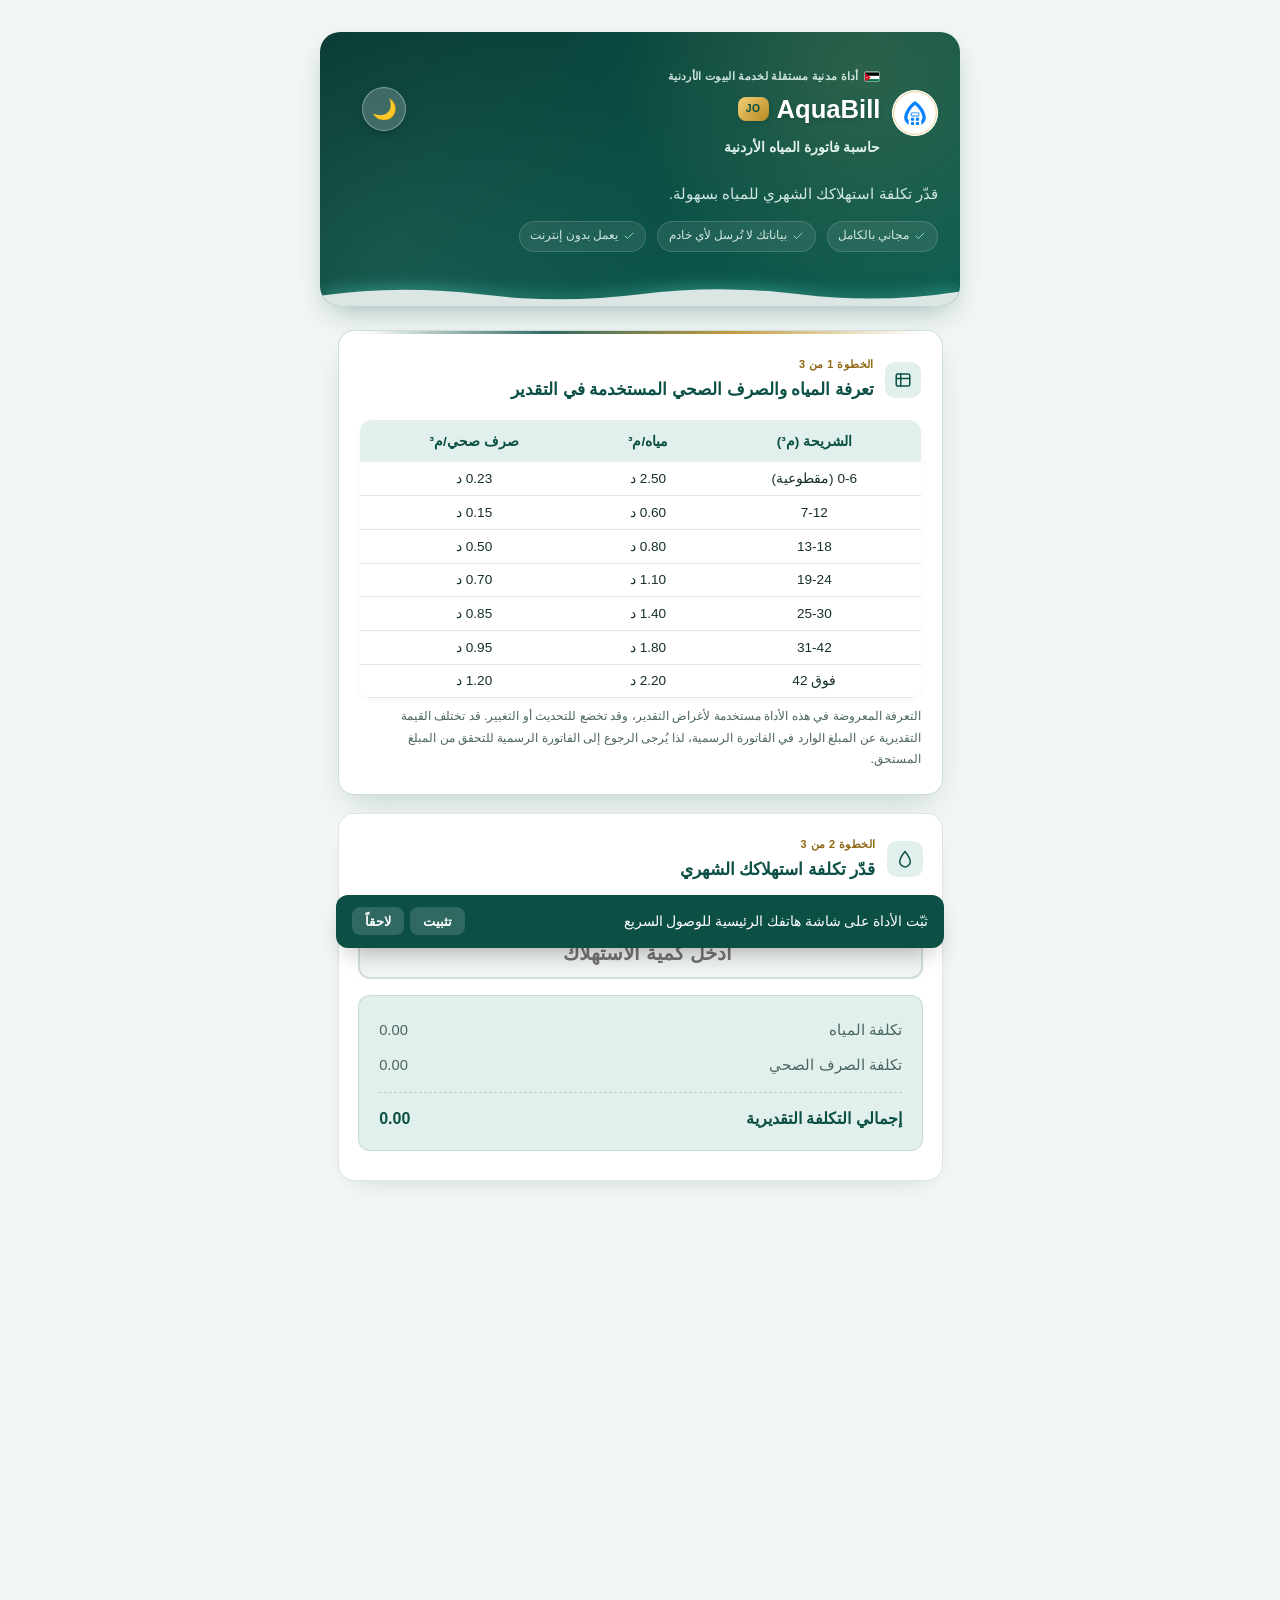
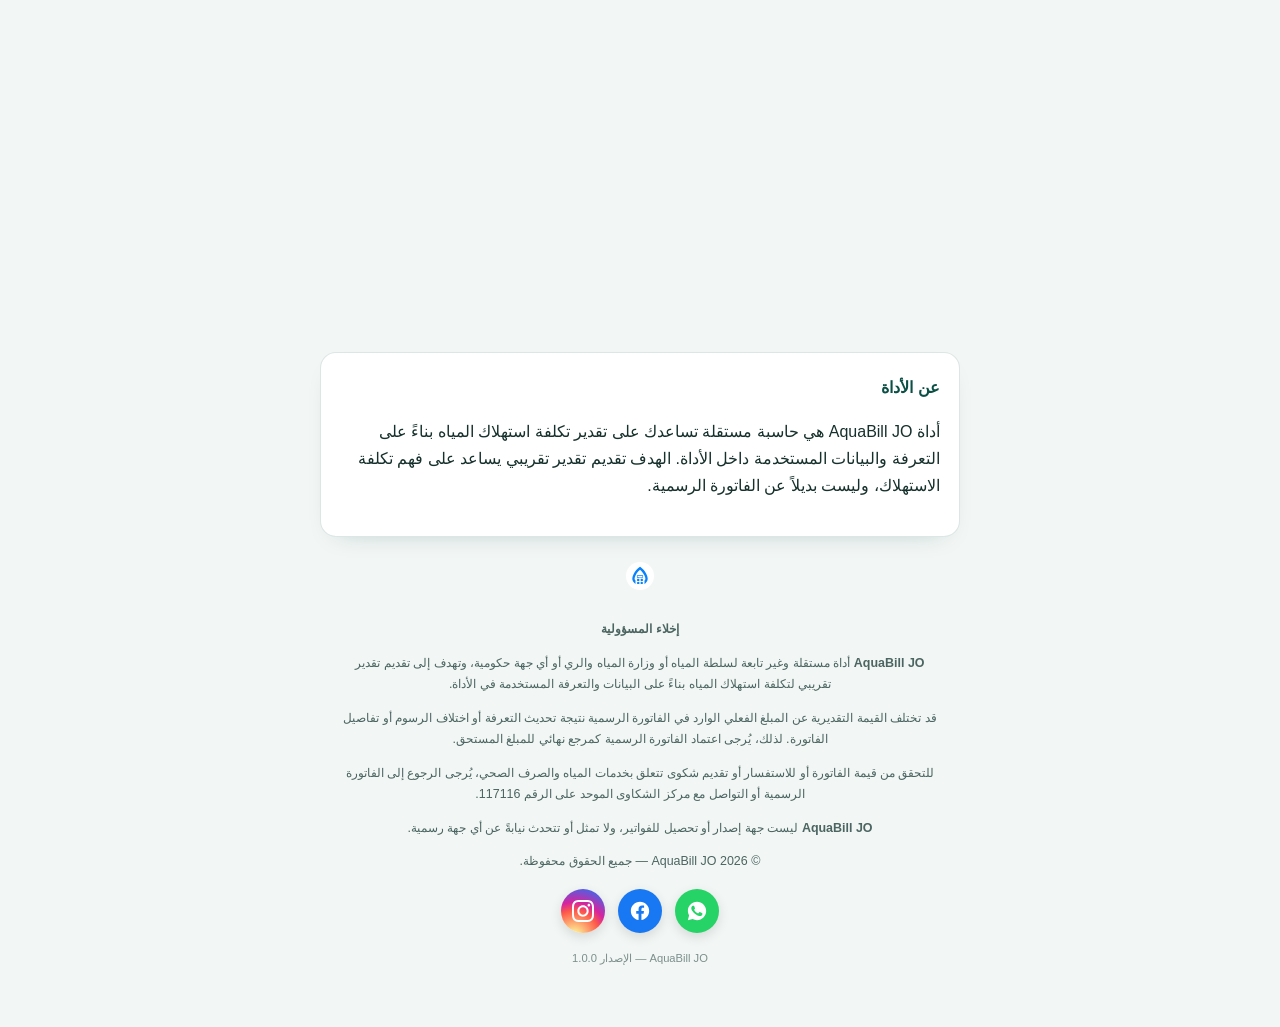
<file: index.html>
<!DOCTYPE html>
<html lang="ar-JO" dir="rtl">
<head>

  <!-- ===================== الترميز والعرض الأساسي ===================== -->
  <meta charset="UTF-8">
  <meta name="viewport" content="width=device-width, initial-scale=1.0, viewport-fit=cover">
  <meta name="robots" content="index, follow">
  <meta name="author" content="Ahmad Albetar">
  <meta name="application-name" content="AquaBill JO">

  <!-- ============================================================
       رؤوس أمان عبر Meta (أقصى ما يمكن تطبيقه على استضافة ثابتة بلا خادم
       مثل GitHub Pages، التي لا تدعم رؤوس HTTP مخصصة إطلاقاً).
       ⚠️ ملاحظة صادقة: X-Frame-Options وX-Content-Type-Options وStrict-
       Transport-Security لا يمكن ضبطها إطلاقاً عبر وسم Meta بأي متصفح —
       تتجاهلها المتصفحات كلياً إن وُضعت هنا، وتتطلب رأس HTTP حقيقي من
       الخادم. راجعوا SECURITY.md لبديل Netlify (ملف _headers) إن أردتم
       هذه الحماية الإضافية. -->
  <meta http-equiv="Content-Security-Policy" content="default-src 'self'; script-src 'self'; style-src 'self' https://fonts.googleapis.com; font-src https://fonts.gstatic.com; img-src 'self' data:; connect-src 'self'; base-uri 'self'; form-action 'self'; object-src 'none';">
  <meta name="referrer" content="strict-origin-when-cross-origin">

  <!-- ملف الإعدادات المركزي (اسم التطبيق، الإصدار، جدول التعرفة، مفاتيح التخزين).
       يُحمَّل مبكراً وبشكل غير مؤجل (بدون defer) لأنه صغير جداً، ولأن سكربت
       منع الوميض أدناه يحتاجه فوراً قبل رسم الصفحة. -->
  <script src="config.js"></script>

  <!-- تطبيق فوري للوضع الفاتح/الداكن المحفوظ مسبقاً (إن وُجد) قبل رسم الصفحة،
       لتفادي "وميض" ظهور الوضع الافتراضي ثم تبديله. لا علاقة له بالحسابات. -->
  <script src="theme-init.js"></script>

  <!-- ===================== العنوان والوصف ===================== -->
  <title>AquaBill JO — حاسبة فاتورة المياه الأردنية</title>
  <meta name="description" content="AquaBill JO: أداة مستقلة لحساب فاتورة المياه الأردنية بدقة، ومقارنة العداد بصهريج المياه، مع نصائح لتوفير المال دون انقطاع.">

  <!-- ============================================================
       ✅ رابط الموقع مضبوط على: https://ahmad-albetar.github.io/AquaBill-JO/
       (Canonical وOpen Graph وTwitter Card وJSON-LD — 5 مواضع، كلها محدَّثة).
       إن غيّرتم اسم المستودع على GitHub مستقبلاً، حدّثوا هذا الرابط بكل
       المواضع الخمسة ليطابق الرابط الفعلي الجديد.
       ============================================================ -->

  <!-- ===================== رابط أساسي (Canonical) ===================== -->
  <link rel="canonical" href="https://ahmad-albetar.github.io/AquaBill-JO/">

  <!-- ===================== Open Graph (فيسبوك / واتساب / تيليجرام) ===================== -->
  <meta property="og:type" content="website">
  <meta property="og:site_name" content="AquaBill JO">
  <meta property="og:title" content="AquaBill JO — حاسبة فاتورة المياه الأردنية">
  <meta property="og:description" content="احسب فاتورة المياه بدقة، وقارن العداد بصهريج المياه، بأداة مجانية ومستقلة تعمل من هاتفك مباشرة.">
  <meta property="og:url" content="https://ahmad-albetar.github.io/AquaBill-JO/">
  <meta property="og:image" content="https://ahmad-albetar.github.io/AquaBill-JO/images/og-image.png">
  <meta property="og:image:width" content="1200">
  <meta property="og:image:height" content="630">
  <meta property="og:locale" content="ar_AR">

  <!-- ===================== Twitter Card ===================== -->
  <meta name="twitter:card" content="summary_large_image">
  <meta name="twitter:title" content="AquaBill JO — حاسبة فاتورة المياه الأردنية">
  <meta name="twitter:description" content="احسب فاتورة المياه بدقة، وقارن العداد بصهريج المياه، بأداة مجانية ومستقلة تعمل من هاتفك مباشرة.">
  <meta name="twitter:image" content="https://ahmad-albetar.github.io/AquaBill-JO/images/og-image.png">

  <!-- ===================== أيقونات المتصفح (Favicon) ===================== -->
  <link rel="icon" type="image/x-icon" href="favicon.ico">
  <link rel="icon" type="image/svg+xml" href="images/favicon.svg">
  <link rel="icon" type="image/png" sizes="32x32" href="images/favicon-32.png">
  <link rel="icon" type="image/png" sizes="16x16" href="images/favicon-16.png">
  <link rel="apple-touch-icon" sizes="180x180" href="images/apple-touch-icon.png">

  <!-- ===================== إعدادات تطبيق الويب التقدمي (PWA) ===================== -->
  <link rel="manifest" href="manifest.webmanifest">
  <meta name="theme-color" content="#0B4F45">
  <meta name="mobile-web-app-capable" content="yes">
  <meta name="apple-mobile-web-app-capable" content="yes">
  <meta name="apple-mobile-web-app-status-bar-style" content="black-translucent">
  <meta name="apple-mobile-web-app-title" content="AquaBill JO">

  <!-- ===================== الخطوط (Google Fonts: Tajawal) ===================== -->
  <link rel="preconnect" href="https://fonts.googleapis.com">
  <link rel="preconnect" href="https://fonts.gstatic.com" crossorigin>
  <link href="https://fonts.googleapis.com/css2?family=Tajawal:wght@400;500;700;900&display=swap" rel="stylesheet">

  <!-- ===================== ملف الأنماط ===================== -->
  <link rel="stylesheet" href="style.css">

  <!-- ===================== بيانات منظّمة (JSON-LD) لمحركات البحث ===================== -->
  <script type="application/ld+json">
  {
    "@context": "https://schema.org",
    "@type": "WebApplication",
    "name": "AquaBill JO",
    "alternateName": "حاسبة فاتورة المياه الأردنية",
    "description": "أداة مدنية مستقلة تساعدك على حساب فاتورة المياه الأردنية بدقة حسب نظام الشرائح الرسمي، ومقارنة العداد بصهريج المياه.",
    "applicationCategory": "UtilitiesApplication",
    "operatingSystem": "Any (Web/PWA)",
    "url": "https://ahmad-albetar.github.io/AquaBill-JO/",
    "inLanguage": "ar",
    "isAccessibleForFree": true,
    "offers": {
      "@type": "Offer",
      "price": "0",
      "priceCurrency": "JOD"
    }
  }
  </script>
</head>
<body>
<a class="skip-link" href="#mainContent">تخطَّ إلى المحتوى الرئيسي</a>
<!-- شريط تقدّم رفيع يعكس موضعك الحالي بالصفحة أثناء التمرير صعوداً ونزولاً -->
<div class="scroll-progress" id="scrollProgress" aria-hidden="true"></div>
<div class="wrap">

  <!-- ===================== الترويسة: الشعار والعنوان ===================== -->
  <header>
    <div class="brandrow">
      <!-- الشعار كـ SVG مضمّن (نفس التصميم متوفر كملف صورة بـ images/logo.png لأي استخدام خارج الصفحة).
           svg متداخل يحافظ على النسب الأصلية للشعار الجديد (قطرة + آلة حاسبة) بدقة كاملة. -->
<svg class="logomark" viewBox="0 0 512 512" xmlns="http://www.w3.org/2000/svg" role="img" aria-label="شعار AquaBill JO">      <circle cx="256" cy="256" r="256" fill="#fff"/>
      <circle cx="256" cy="256" r="238" fill="#fff" stroke="#D4A93B" stroke-width="6"/>
        <svg x="106" y="106" width="300" height="300" viewBox="-138 64 700 700" preserveAspectRatio="xMidYMid meet">
          <path fill="#0883fe" d="M211.05026,99.50412c4.71069,0.5799 32.49468,21.3064 38.22433,25.67192c73.44513,55.63467 134.27863,126.18777 178.50469,207.01902c30.86755,55.26016 62.38061,132.37088 63.94906,196.37863c0.37878,20.25116 -2.2033,40.44897 -7.66087,59.94791c-12.48893,43.58054 -39.30731,77.03016 -73.10903,106.27057c-10.21627,8.83454 -23.72416,19.55763 -35.54089,26.09817c0.55483,-12.11015 0.11737,-28.36549 0.12804,-40.82241l0.016,-79.0094c33.75371,-36.4905 38.26701,-68.57439 25.10055,-116.51885c-23.18,-84.39815 -72.89564,-163.86794 -131.92595,-227.90557c-16.25001,-17.63067 -37.04532,-33.89775 -56.13882,-48.47795c-1.24836,-0.16858 -5.66563,3.17265 -6.81796,4.03369c-76.16324,57.16204 -132.13828,140.97976 -167.54367,228.50787c-17.8302,44.08202 -35.40592,99.23388 -5.4357,141.89149c4.63973,6.60457 10.13358,11.97678 14.77812,18.36262l0.41292,0.5815l-0.02134,118.97823c-34.19971,-20.67261 -64.31397,-49.87568 -86.03649,-83.3093c-55.41861,-85.29921 -25.10962,-185.77611 15.97206,-270.40953c51.49855,-106.09132 132.74699,-203.83251 233.14494,-267.28863z M132.49753,398.57203c7.68328,-0.41185 20.72436,0.20112 28.87871,0.24114l60.8239,0.06242c13.11311,-0.01921 26.49829,-0.14884 39.62207,-0.17658c25.8421,-0.05442 61.59105,-6.21939 61.87914,31.03186c0.05335,6.8217 0.18139,13.77836 0.06402,20.623c-0.2454,14.53752 2.35801,31.6411 -8.50911,43.21777c-6.6099,6.93533 -15.071,8.38108 -24.10827,8.42376c-10.00288,0.38945 -22.25707,-0.00533 -32.52669,-0.02667h-64.21367l-40.54767,0.24007c-13.77943,0.10136 -31.87317,2.05926 -43.17455,-7.39946c-12.60043,-10.86713 -10.25788,-29.44847 -10.35338,-44.16737c-0.17712,-27.46604 -2.47111,-50.16963 32.16552,-52.06991zM190.71908,478.36192l72.08474,-0.09603c9.90685,-0.05335 19.84571,0.18139 29.73655,-0.09603c8.11967,-0.2294 8.14634,-9.46939 8.07166,-15.40176l-0.3521,-21.67557c-0.04268,-5.65549 1.13633,-12.72793 -2.52873,-17.39007c-6.1511,-3.2484 -55.55198,-1.63674 -64.95735,-1.61433l-62.73218,0.18139c-7.69021,0.00373 -38.06215,-0.64765 -43.63975,1.18541c-1.29317,1.66608 -1.73917,3.28788 -2.01978,5.37221c-1.155,8.58434 -0.07309,18.31514 -0.03734,27.02164c0.02081,4.94009 -0.5687,10.11491 -0.06882,15.00698c0.18085,1.76584 0.5703,4.08651 2.12541,5.16949c5.30233,3.69173 53.88964,2.31533 64.3177,2.33667z M258.82401,534.60743c8.14634,-0.31476 17.53571,0.29342 25.81543,0.37878c6.09242,0.05868 13.54523,0.13871 19.52562,0.96028c2.82748,0.38945 5.48958,1.55778 7.57551,3.50501c4.89207,4.58265 5.5536,8.88789 5.68697,15.34308c0.18139,8.81854 0.24007,17.78112 0.16005,26.61566c-0.41612,7.01535 0.73621,14.87361 -0.85891,21.76093c-2.67277,11.52332 -13.27849,12.92105 -22.80656,13.10777l-29.3151,-0.12804c-5.45757,-0.02134 -11.73138,0.28275 -17.03423,-0.57083c-6.7166,-1.20568 -12.56895,-7.78891 -12.82502,-14.64955c-0.60284,-15.95659 -0.94961,-32.67607 0.02667,-48.58998c0.90159,-14.59086 11.60334,-17.02356 24.04959,-17.7331z M251.21649,647.64262c15.63116,-1.02963 34.93272,-0.24007 50.60656,0.30409c20.74197,1.4991 15.7432,30.36073 16.13798,44.50347c0.48014,17.18895 1.92589,33.70036 -19.07749,35.87165c-4.88674,0.26674 -11.1392,-0.02134 -16.24467,0.03734c-11.1392,-0.03201 -45.96522,3.9478 -47.65104,-13.40119c-1.31238,-13.48655 -1.0403,-39.07257 0.1067,-53.43404c0.61884,-7.7729 8.75985,-12.83036 16.12197,-13.88133z M150.90763,535.21027c18.92011,-0.90693 38.91893,-2.83281 38.35397,22.56649c-0.50788,14.27611 1.05524,31.47572 -0.73034,45.40506c-1.78878,13.95068 -23.04503,13.5559 -33.13327,12.93706c-3.61597,-0.22406 -7.37599,-0.05335 -10.94128,-0.08536c-8.1234,0.05868 -27.98458,1.48843 -33.07672,-4.73203c-8.76732,-12.63297 -4.19641,-34.72999 -5.32313,-48.96875c-2.65143,-33.50831 21.43763,-26.46095 44.85077,-27.12247z M123.79316,647.71731c14.60954,-1.29637 33.29811,-0.05335 48.03675,0.04268c20.16847,0.33076 18.28366,22.85458 17.51864,37.16803c-0.96508,18.05853 5.94304,38.83251 -16.8139,43.08439c-11.04478,0.15471 -22.09062,0.21873 -33.13647,0.19206c-23.08504,0.00533 -33.88815,0.58684 -32.91294,-27.75732c0.12003,-11.85941 -0.55109,-23.80418 0.3537,-35.64225c0.80396,-10.50969 6.78969,-15.49779 16.95421,-17.08758z"/>
        </svg>
      </svg>
      <div class="brandtext">
        <div class="eyebrow">
          <!-- شريحة صغيرة بألوان العلم الأردني (تصميمي وليس شعاراً رسمياً) لتوضيح الهوية دون انتحال صفة حكومية -->
          <span class="flagchip" aria-hidden="true">
            <svg viewBox="0 0 16 11" width="16" height="11">
              <rect width="16" height="11" fill="#fff"/>
              <rect width="16" height="3.67" y="0" fill="#000"/>
              <rect width="16" height="3.67" y="3.67" fill="#fff"/>
              <rect width="16" height="3.67" y="7.33" fill="#00733E"/>
              <path d="M0 0 L6.5 5.5 L0 11 Z" fill="#CE1126"/>
              <!-- النجمة السباعية (7 رؤوس) داخل المثلث الأحمر -->
              <g transform="translate(2.3,5.5) scale(0.052)">
                <path fill="#fff" d="M0.0,-19.0 L3.5,-7.2 L14.9,-11.8 L7.8,-1.8 L18.5,4.2 L6.3,5.0 L8.2,17.1 L0.0,8.0 L-8.2,17.1 L-6.3,5.0 L-18.5,4.2 L-7.8,-1.8 L-14.9,-11.8 L-3.5,-7.2 Z"/>
              </g>
            </svg>
          </span>
          أداة مدنية مستقلة لخدمة البيوت الأردنية
        </div>
        <h1>AquaBill <span class="jo-badge">JO</span></h1>
        <div class="brand-tagline-ar">حاسبة فاتورة المياه الأردنية</div>
      </div>

      <!-- زر تبديل الوضع الفاتح/الداكن يدوياً؛ منطق الحفظ والتبديل في script.js -->
    <button type="button" class="btn-theme-toggle" id="themeToggle" aria-label="تبديل الوضع">
  <span class="theme-icon">🌙</span>
</button>
    </div>
    <p>قدّر تكلفة استهلاكك الشهري للمياه بسهولة.</p>

    <!-- شارات ثقة قصيرة: تعزّز مصداقية أداة مستقلة (لا جهة رسمية خلفها) بحقائق فعلية بدل شعارات -->
    <ul class="trust-badges">
      <li><svg viewBox="0 0 24 24" fill="none" stroke="currentColor" stroke-width="2" stroke-linecap="round" stroke-linejoin="round"><path d="M20 6L9 17l-5-5"/></svg>مجاني بالكامل</li>
      <li><svg viewBox="0 0 24 24" fill="none" stroke="currentColor" stroke-width="2" stroke-linecap="round" stroke-linejoin="round"><path d="M20 6L9 17l-5-5"/></svg>بياناتك لا تُرسل لأي خادم</li>
      <li><svg viewBox="0 0 24 24" fill="none" stroke="currentColor" stroke-width="2" stroke-linecap="round" stroke-linejoin="round"><path d="M20 6L9 17l-5-5"/></svg>يعمل بدون إنترنت</li>
    </ul>

    <!-- موجة SVG فاصلة تصل بصرياً بين الترويسة وخلفية الصفحة -->
    <svg class="wave" viewBox="0 0 640 34" preserveAspectRatio="none" xmlns="http://www.w3.org/2000/svg">
      <path d="M0 18 Q 80 2 160 16 T 320 16 T 480 16 T 640 12 V34 H0 Z" fill="#F2F6F5"/>
    </svg>
  </header>




  
  <!-- ===================== المحتوى الرئيسي: 4 خطوات ===================== -->
  <main id="mainContent">





    
    <!-- ---------- الخطوة 1: جدول التعرفة الرسمي ---------- -->
<div class="card fade-in">
  <h2>
    <span class="icn">
      <svg viewBox="0 0 24 24" fill="none" stroke="currentColor" stroke-width="2" stroke-linecap="round" stroke-linejoin="round"><rect x="3" y="4" width="18" height="16" rx="2"/><path d="M3 10h18M9 4v16"/></svg>
    </span>
    <span class="titlewrap">
      <span class="eyebrow2">الخطوة 1 من 3</span>
      <span class="titletext">تعرفة المياه والصرف الصحي المستخدمة في التقدير</span>
    </span>
  </h2>
  
  <table class="tariff" id="tariffTable">
    <thead>
      <tr>
        <th scope="col">الشريحة (م³)</th>
        <th scope="col">مياه/م³</th>
        <th scope="col">صرف صحي/م³</th>
      </tr>
    </thead>
    <tbody>
      <tr><td>0-6 (مقطوعية)</td><td>2.50 د</td><td>0.23 د</td></tr>
      <tr><td>7-12</td><td>0.60 د</td><td>0.15 د</td></tr>
      <tr><td>13-18</td><td>0.80 د</td><td>0.50 د</td></tr>
      <tr><td>19-24</td><td>1.10 د</td><td>0.70 د</td></tr>
      <tr><td>25-30</td><td>1.40 د</td><td>0.85 د</td></tr>
      <tr><td>31-42</td><td>1.80 د</td><td>0.95 د</td></tr>
      <tr><td>فوق 42</td><td>2.20 د</td><td>1.20 د</td></tr>
    </tbody>
  </table>
  <p class="hint">التعرفة المعروضة في هذه الأداة مستخدمة لأغراض التقدير، وقد تخضع للتحديث أو التغيير. قد تختلف القيمة التقديرية عن المبلغ الوارد في الفاتورة الرسمية، لذا يُرجى الرجوع إلى الفاتورة الرسمية للتحقق من المبلغ المستحق.</p>
</div>





    <!-- ---------- الخطوة 2: حاسبة الفاتورة الشهرية ---------- -->
    <div class="card fade-in">
      <h2>
        <span class="icn">
          <svg viewBox="0 0 24 24" fill="none" stroke="currentColor" stroke-width="2" stroke-linecap="round" stroke-linejoin="round"><path d="M12 2C12 2 5 10.5 5 15.5A7 7 0 0019 15.5C19 10.5 12 2 12 2Z"/></svg>
        </span>
        <span class="titlewrap">
          <span class="eyebrow2">الخطوة 2 من 3</span>
          <span class="titletext">قدّر تكلفة استهلاكك الشهري</span>
        </span>
      </h2>
    <label for="consumption">الاستهلاك الشهري المتوقع (م³)</label>
<input type="number" id="consumption" min="0" step="0.5" placeholder="أدخل كمية الاستهلاك" inputmode="decimal">
<div id="consumption-warning" class="warning-badge" role="alert">
  <span class="warning-icon">⚠️</span>
  هذا رقم كبير جداً للإستهلاك خلال الشهر
</div>
<div class="result" aria-live="polite">
  <!-- 🔴 1. التعديل هنا: استبدال 2.50 د بـ - -->
  <div class="line"><span>تكلفة المياه</span><span id="waterOut">0.00</span></div>
  <!-- 🔴 2. التعديل هنا: استبدال 0.23 د بـ - -->
  <div class="line"><span>تكلفة الصرف الصحي</span><span id="sewageOut">0.00</span></div>
  <div class="total">
    <span>إجمالي التكلفة التقديرية</span>
    <div>
      <!-- 🔴 3. التعديل هنا: استبدال 2.73 د.أ بـ - -->
      <span id="totalOut">0.00</span>
      <!-- 🔴 4. التعديل هنا: إضافة style="display: none;" لملاحظة المقطوعية لإخفائها افتراضياً -->
      <small id="flatFeeHint">(رسوم المقطوعية)</small>
    </div>
  </div>
</div>
      <div id="statusBadge" role="status" aria-live="polite"></div>
<p class="hint" id="marginalHint"></p>
</div>



    
    <!-- ---------- الخطوة 3: مقارنة العداد بصهريج المياه ---------- -->
    <div class="card fade-in">
      <h2>
        <span class="icn">
          <svg viewBox="0 0 24 24" fill="none" stroke="currentColor" stroke-width="2" stroke-linecap="round" stroke-linejoin="round"><path d="M7 3v18M17 3v18M3 7h8M13 17h8"/></svg>
        </span>
        <span class="titlewrap">
          <span class="eyebrow2">الخطوة 3 من 3</span>
          <span class="titletext">العداد أم صهريج المياه؟</span>
        </span>
      </h2>
      <div class="row">
        <div>
          <label for="tankerQty">سعة الصهريج (م³)</label>
          <input type="number" id="tankerQty" min="1" step="0.5" placeholder="مثال: 3 أو 4" inputmode="decimal">
        </div>
        <div>
          <label for="tankerPrice">تكلفة صهريج المياه (د.أ)</label>
          <input type="number" id="tankerPrice" min="0" step="0.5" placeholder="أدخل السعر بالدينار" inputmode="decimal">
        </div>
      </div>
      <p class="hint">صهريج المياه: مركبة متنقلة تعبئ الماء من الآبار أو الينابيع وتوصله لمنزلك عند نقص التزويد أو الانقطاع.</p>
      <div class="compare">
        <div class="box" id="boxNetwork">
          <div class="lbl">متر إضافي من العداد</div>
          <div class="val" id="networkMarginal">0.00</div>
        </div>
        <div class="box" id="boxTanker">
          <div class="lbl">متر واحد من الصهريج</div>
          <div class="val" id="tankerMarginal">0.00</div>
        </div>
      </div>
      <p class="hint" id="recommendHint"></p>
    </div>


    
    
   <!-- ---------- نصائح للتوفير دون انقطاع ---------- -->
<div class="card fade-in">
  <h2>
    <span class="icn">
      <svg viewBox="0 0 24 24" fill="none" stroke="currentColor" stroke-width="2" stroke-linecap="round" stroke-linejoin="round">
        <path d="M12 2v1" /><path d="M12 21v1" /><path d="M4.22 4.22l.71.71" /><path d="M19.07 19.07l.71.71" /><path d="M1 12h1" /><path d="M21 12h1" /><path d="M4.22 19.07l.71-.71" /><path d="M19.07 4.22l.71-.71" /><path d="M9 16a5 5 0 1 1 6 0 3 3 0 0 0-3 3" />
      </svg>
    </span>
    <span class="titlewrap">
      <span class="eyebrow2">نصائح ارشادية</span>
      <span class="titletext">نصائح للتوفير دون انقطاع</span>
    </span>
  </h2>

  <ul class="tips-list">
    <li> اقرأ العداد أسبوعيًا بدلًا من انتظار الفاتورة، لتكتشف مبكرًا اقتراب استهلاكك من حدود الشريحة التالية.</li>
    <li><strong>النظام تصاعدي وليس قفزة حادة:</strong> تجاوز الشريحة بمتر أو مترين لن يضاعف فاتورتك، ويمكنك استخدام الأداة لمعرفة التكلفة الفعلية بدقة.</li>
    <li> قبل طلب صهريج مياه، قارن تكلفة المتر المكعب من الصهريج مع تكلفة المتر الإضافي من شبكة المياه، ففي كثير من الحالات تكون مياه الشبكة أقل تكلفة.</li>
    <li> إذا كان لديك خزان أو بئر، فاستغل فترات ضخ المياه لتخزين كمية احتياطية تساعدك عند الانقطاعات.</li>
    <li> شارك الأداة مع عائلتك وأصدقائك وجيرانك، فلكل منزل نمط استهلاك مختلف، والأداة تساعد على إدارة الاستهلاك بطريقة أوضح وأكثر وعيًا.</li>
  </ul>
</div>

  </main>

  <!-- ===================== عن الأداة ===================== -->
  <section class="card about-section" id="about">
    <h2>عن الأداة</h2>
    <p>أداة AquaBill JO هي حاسبة مستقلة تساعدك على تقدير تكلفة استهلاك المياه بناءً على التعرفة والبيانات المستخدمة داخل الأداة. الهدف تقديم تقدير تقريبي يساعد على فهم تكلفة الاستهلاك، وليست بديلاً عن الفاتورة الرسمية.</p>
  </section>

  <!-- ===================== التذييل: إخلاء المسؤولية والمشاركة ===================== -->
  <footer>
    <svg class="footer-logo" width="28" height="28" viewBox="0 0 512 512">
      <circle cx="256" cy="256" r="256" fill="#ffffff"/>
      <svg x="80" y="70" width="352" height="352" viewBox="-138 64 700 700" preserveAspectRatio="xMidYMid meet">
        <path fill="#0883fe" d="M211.05026,99.50412c4.71069,0.5799 32.49468,21.3064 38.22433,25.67192c73.44513,55.63467 134.27863,126.18777 178.50469,207.01902c30.86755,55.26016 62.38061,132.37088 63.94906,196.37863c0.37878,20.25116 -2.2033,40.44897 -7.66087,59.94791c-12.48893,43.58054 -39.30731,77.03016 -73.10903,106.27057c-10.21627,8.83454 -23.72416,19.55763 -35.54089,26.09817c0.55483,-12.11015 0.11737,-28.36549 0.12804,-40.82241l0.016,-79.0094c33.75371,-36.4905 38.26701,-68.57439 25.10055,-116.51885c-23.18,-84.39815 -72.89564,-163.86794 -131.92595,-227.90557c-16.25001,-17.63067 -37.04532,-33.89775 -56.13882,-48.47795c-1.24836,-0.16858 -5.66563,3.17265 -6.81796,4.03369c-76.16324,57.16204 -132.13828,140.97976 -167.54367,228.50787c-17.8302,44.08202 -35.40592,99.23388 -5.4357,141.89149c4.63973,6.60457 10.13358,11.97678 14.77812,18.36262l0.41292,0.5815l-0.02134,118.97823c-34.19971,-20.67261 -64.31397,-49.87568 -86.03649,-83.3093c-55.41861,-85.29921 -25.10962,-185.77611 15.97206,-270.40953c51.49855,-106.09132 132.74699,-203.83251 233.14494,-267.28863z M132.49753,398.57203c7.68328,-0.41185 20.72436,0.20112 28.87871,0.24114l60.8239,0.06242c13.11311,-0.01921 26.49829,-0.14884 39.62207,-0.17658c25.8421,-0.05442 61.59105,-6.21939 61.87914,31.03186c0.05335,6.8217 0.18139,13.77836 0.06402,20.623c-0.2454,14.53752 2.35801,31.6411 -8.50911,43.21777c-6.6099,6.93533 -15.071,8.38108 -24.10827,8.42376c-10.00288,0.38945 -22.25707,-0.00533 -32.52669,-0.02667h-64.21367l-40.54767,0.24007c-13.77943,0.10136 -31.87317,2.05926 -43.17455,-7.39946c-12.60043,-10.86713 -10.25788,-29.44847 -10.35338,-44.16737c-0.17712,-27.46604 -2.47111,-50.16963 32.16552,-52.06991zM190.71908,478.36192l72.08474,-0.09603c9.90685,-0.05335 19.84571,0.18139 29.73655,-0.09603c8.11967,-0.2294 8.14634,-9.46939 8.07166,-15.40176l-0.3521,-21.67557c-0.04268,-5.65549 1.13633,-12.72793 -2.52873,-17.39007c-6.1511,-3.2484 -55.55198,-1.63674 -64.95735,-1.61433l-62.73218,0.18139c-7.69021,0.00373 -38.06215,-0.64765 -43.63975,1.18541c-1.29317,1.66608 -1.73917,3.28788 -2.01978,5.37221c-1.155,8.58434 -0.07309,18.31514 -0.03734,27.02164c0.02081,4.94009 -0.5687,10.11491 -0.06882,15.00698c0.18085,1.76584 0.5703,4.08651 2.12541,5.16949c5.30233,3.69173 53.88964,2.31533 64.3177,2.33667z M258.82401,534.60743c8.14634,-0.31476 17.53571,0.29342 25.81543,0.37878c6.09242,0.05868 13.54523,0.13871 19.52562,0.96028c2.82748,0.38945 5.48958,1.55778 7.57551,3.50501c4.89207,4.58265 5.5536,8.88789 5.68697,15.34308c0.18139,8.81854 0.24007,17.78112 0.16005,26.61566c-0.41612,7.01535 0.73621,14.87361 -0.85891,21.76093c-2.67277,11.52332 -13.27849,12.92105 -22.80656,13.10777l-29.3151,-0.12804c-5.45757,-0.02134 -11.73138,0.28275 -17.03423,-0.57083c-6.7166,-1.20568 -12.56895,-7.78891 -12.82502,-14.64955c-0.60284,-15.95659 -0.94961,-32.67607 0.02667,-48.58998c0.90159,-14.59086 11.60334,-17.02356 24.04959,-17.7331z M251.21649,647.64262c15.63116,-1.02963 34.93272,-0.24007 50.60656,0.30409c20.74197,1.4991 15.7432,30.36073 16.13798,44.50347c0.48014,17.18895 1.92589,33.70036 -19.07749,35.87165c-4.88674,0.26674 -11.1392,-0.02134 -16.24467,0.03734c-11.1392,-0.03201 -45.96522,3.9478 -47.65104,-13.40119c-1.31238,-13.48655 -1.0403,-39.07257 0.1067,-53.43404c0.61884,-7.7729 8.75985,-12.83036 16.12197,-13.88133z M150.90763,535.21027c18.92011,-0.90693 38.91893,-2.83281 38.35397,22.56649c-0.50788,14.27611 1.05524,31.47572 -0.73034,45.40506c-1.78878,13.95068 -23.04503,13.5559 -33.13327,12.93706c-3.61597,-0.22406 -7.37599,-0.05335 -10.94128,-0.08536c-8.1234,0.05868 -27.98458,1.48843 -33.07672,-4.73203c-8.76732,-12.63297 -4.19641,-34.72999 -5.32313,-48.96875c-2.65143,-33.50831 21.43763,-26.46095 44.85077,-27.12247z M123.79316,647.71731c14.60954,-1.29637 33.29811,-0.05335 48.03675,0.04268c20.16847,0.33076 18.28366,22.85458 17.51864,37.16803c-0.96508,18.05853 5.94304,38.83251 -16.8139,43.08439c-11.04478,0.15471 -22.09062,0.21873 -33.13647,0.19206c-23.08504,0.00533 -33.88815,0.58684 -32.91294,-27.75732c0.12003,-11.85941 -0.55109,-23.80418 0.3537,-35.64225c0.80396,-10.50969 6.78969,-15.49779 16.95421,-17.08758z"/>
      </svg>
    </svg>
    <p><strong>إخلاء المسؤولية</strong></p>
    <p><strong>AquaBill JO</strong> أداة مستقلة وغير تابعة لسلطة المياه أو وزارة المياه والري أو أي جهة حكومية، وتهدف إلى تقديم تقدير تقريبي لتكلفة استهلاك المياه بناءً على البيانات والتعرفة المستخدمة في الأداة.</p>
    <p>قد تختلف القيمة التقديرية عن المبلغ الفعلي الوارد في الفاتورة الرسمية نتيجة تحديث التعرفة أو اختلاف الرسوم أو تفاصيل الفاتورة. لذلك، يُرجى اعتماد الفاتورة الرسمية كمرجع نهائي للمبلغ المستحق.</p>
    <p>للتحقق من قيمة الفاتورة أو للاستفسار أو تقديم شكوى تتعلق بخدمات المياه والصرف الصحي، يُرجى الرجوع إلى الفاتورة الرسمية أو التواصل مع مركز الشكاوى الموحد على الرقم 117116.</p>
    <p><strong>AquaBill JO</strong> ليست جهة إصدار أو تحصيل للفواتير، ولا تمثل أو تتحدث نيابةً عن أي جهة رسمية.</p>
    <p>© 2026 AquaBill JO — جميع الحقوق محفوظة.</p>
   <!-- أزرار مشاركة وسائل التواصل الأنيقة -->
<div class="social-share-group">
  <!-- WhatsApp -->
 <a href="https://api.whatsapp.com/send?text=جرّب هذه الأداة المجانية لحساب فاتورة المياه بدقة: https://ahmad-albetar.github.io/AquaBill-JO/" 
   target="_blank" rel="noopener" class="social-btn whatsapp" title="مشاركة عبر واتساب" aria-label="WhatsApp">
  <svg viewBox="0 0 24 24" fill="currentColor"><path d="M12.012 2c-5.506 0-9.989 4.478-9.99 9.984a9.96 9.96 0 001.333 4.993L2 22l5.233-1.237a9.96 9.96 0 004.779 1.217h.004c5.505 0 9.988-4.478 9.989-9.985 0-2.668-1.037-5.177-2.924-7.063C17.195 3.045 14.685 2 12.012 2zm5.82 14.156c-.244.688-1.427 1.314-1.97 1.391-.518.073-1.181.106-3.8-0.978-2.997-1.239-4.912-4.284-5.061-4.484-.149-.2-1.218-1.62-1.218-3.089 0-1.468.769-2.19 1.042-2.484.273-.294.596-.368.795-.368.199 0 .398.002.571.01.183.008.428-.069.67.511.248.596.845 2.062.919 2.212.075.15.124.324.025.523-.099.199-.149.323-.298.497-.149.174-.313.389-.447.523-.149.149-.304.312-.131.61.174.298.773 1.275 1.659 2.064 1.14 1.015 2.102 1.328 2.399 1.477.298.149.472.124.646-.075.174-.199.745-.869.943-1.167.199-.298.398-.248.67-.149.273.099 1.738.819 2.036.968.298.149.497.223.571.348.074.124.074.72-.17 1.408z"/></svg>
</a>

  <!-- Facebook -->
  <a href="https://www.facebook.com/sharer/sharer.php?u=https://ahmad-albetar.github.io/AquaBill-JO/" 
     target="_blank" rel="noopener" class="social-btn facebook" title="مشاركة عبر فيسبوك" aria-label="Facebook">
    <svg viewBox="0 0 24 24" fill="currentColor"><path d="M22 12c0-5.523-4.477-10-10-10S2 6.477 2 12c0 4.991 3.657 9.128 8.438 9.878v-6.987h-2.54V12h2.54V9.797c0-2.506 1.492-3.89 3.777-3.89 1.094 0 2.238.195 2.238.195v2.46h-1.26c-1.243 0-1.63.771-1.63 1.562V12h2.773l-.443 2.891h-2.33v6.988C18.343 21.128 22 16.991 22 12z"/></svg>
  </a>

  <!-- Instagram -->
  <a href="https://www.instagram.com/" 
     target="_blank" rel="noopener" class="social-btn instagram" title="تابعنا على إنستغرام" aria-label="Instagram">
    <svg viewBox="0 0 24 24" fill="currentColor"><path d="M12 2.163c3.204 0 3.584.012 4.85.07 3.252.148 4.771 1.691 4.919 4.919.058 1.265.069 1.645.069 4.849 0 3.205-.012 3.584-.069 4.849-.149 3.225-1.664 4.771-4.919 4.919-1.266.058-1.644.07-4.85.07-3.204 0-3.584-.012-4.849-.07-3.26-.149-4.771-1.699-4.919-4.92-.058-1.265-.07-1.644-.07-4.849 0-3.204.013-3.583.07-4.849.149-3.227 1.664-4.771 4.919-4.919 1.266-.057 1.645-.069 4.849-.069zm0-2.163c-3.259 0-3.667.014-4.947.072-4.358.2-6.78 2.618-6.98 6.98-.059 1.281-.073 1.689-.073 4.948 0 3.259.014 3.668.072 4.948.2 4.358 2.618 6.78 6.98 6.98 1.281.058 1.689.072 4.948.072 3.259 0 3.668-.014 4.948-.072 4.354-.2 6.782-2.618 6.979-6.98.059-1.28.073-1.689.073-4.948 0-3.259-.014-3.667-.072-4.947-.196-4.354-2.617-6.78-6.979-6.98-1.281-.059-1.69-.073-4.949-.073zm0 5.838c-3.403 0-6.162 2.759-6.162 6.162s2.759 6.163 6.162 6.163 6.162-2.759 6.162-6.163c0-3.403-2.759-6.162-6.162-6.162zm0 10.162c-2.209 0-4-1.79-4-4 0-2.209 1.791-4 4-4s4 1.791 4 4c0 2.21-1.791 4-4 4zm6.406-11.845c-.796 0-1.441.645-1.441 1.44s.645 1.44 1.441 1.44c.795 0 1.439-.645 1.439-1.44s-.644-1.44-1.439-1.44z"/></svg>
  </a>
</div>
    <p class="app-version" id="appVersion"></p>
  </footer>

</div>

<!-- ===================== إشعار تثبيت التطبيق (PWA) ===================== -->
<div class="pwa-toast" id="pwaToast">
  <span>ثبّت الأداة على شاشة هاتفك الرئيسية للوصول السريع</span>
  <div class="pwa-toast-actions">
    <button>تثبيت</button>
    <button>لاحقاً</button>
  </div>
</div>

<!-- ===================== ملف المنطق ===================== -->
<!-- defer: يحمّل الملف بالتوازي مع تحليل الصفحة وينفّذه بعد اكتمالها، دون حجب العرض.
     ملاحظة: config.js مُحمَّل مسبقاً برأس الصفحة (غير مؤجل) لأن script.js يعتمد عليه. -->
<script src="script.js" defer></script>
</body>
</html>
</file>
<file: style.css>
/* ==========================================================================
   AquaBill JO — حاسبة فاتورة المياه الأردنية — ملف الأنماط (Stylesheet)
   ------------------------------------------------------------------------
   الأقسام:
     1. Variables    → متغيرات الألوان والمسافات (نظام تصميم مركزي)
     2. Base         → إعادة الضبط الأساسية وخلفية الصفحة
     3. Typography   → الخطوط والعناوين والنصوص
     4. Layout       → الحاوية الرئيسية، الترويسة، المحتوى، التذييل
     5. Cards        → بطاقات الأقسام الأربعة وعناوينها
     6. Buttons      → أزرار القفل، التصدير/الاستيراد، تبديل الوضع، PWA
     7. Forms        → حقول الإدخال والتسميات
     8. Tables       → جدول التعرفة
     9. Charts       → لا يوجد رسوم بيانية بهذا الإصدار (قسم محجوز للمستقبل)
     10. Responsive  → استجابة الشاشات الأكبر (كمبيوتر/تابلت)
     11. Dark Mode   → قيم الوضع الداكن (تلقائي حسب النظام + تبديل يدوي)
     12. Utilities   → عناصر مساعدة عامة (تلميحات، شارات، مقارنة، وصولية)
     13. Animations  → حركات وانتقالات خفيفة، مع احترام تفضيل تقليل الحركة
   ========================================================================== */


/* ==========================================================================
   1. VARIABLES — نظام الألوان المركزي (الوضع الفاتح الافتراضي)
   ========================================================================== */
:root{
  --bg: #F2F6F5;            /* لون خلفية الصفحة العام */
  --card: #FFFFFF;          /* لون خلفية البطاقات */
  --ink: #16302B;           /* لون النص الأساسي (داكن) */
  --ink-soft: #4B6560;      /* لون النص الثانوي (رمادي مخضر) */
  --teal: #0B4F45;          /* اللون الأساسي للعلامة التجارية (أخضر مزرق) */
  --teal-light: #E1F0EC;    /* درجة فاتحة من التيل للخلفيات الثانوية */
  --gold: #B98A1F;          /* لون ذهبي للتمييز (Accent) — للخلفيات والحدود فقط */
  --gold-text: #8F6712;     /* نسخة أغمق من الذهبي عند استخدامه كنص، لضمان تباين WCAG AA (4.5:1) */
  --gold-light: #FBF1DD;    /* درجة فاتحة من الذهبي */
  --green-bg: #EAF3DE;  --green-ink: #27500A;  /* ألوان شارة "آمن" */
  --amber-bg: #FAEEDA;  --amber-ink: #633806;  /* ألوان شارة "تحذير متوسط" */
  --red-bg:   #FCEBEB;  --red-ink:   #791F1F;  /* ألوان شارة "تحذير مرتفع" */
  --border: rgba(11, 79, 69, 0.14);            /* لون الحدود الخفيفة */

  /* لون العناوين والقيم الكبيرة (الفاتورة، الأيقونات) — منفصل عن --teal
     حتى يسهل تفتيحه بالوضع الداكن دون المساس بلون العلامة التجارية الأساسي */
  --accent-strong: var(--teal);

  /* قيم مشتركة لإعادة الاستخدام (نصف قطر الانحناء، الظل) */
  --radius-lg: 16px;
  --radius-md: 12px;
  --radius-sm: 10px;
  --shadow-card: 0 10px 24px -18px rgba(11, 79, 69, 0.35);

  /* مقياس مسافات موحّد (Spacing Scale) لاستخدام قيم متسقة بدل أرقام عشوائية */
  --space-xs: .35rem;
  --space-sm: .6rem;
  --space-md: 1rem;
  --space-lg: 1.3rem;

  /* مدة الانتقالات القياسية بكل الحركات الخفيفة بالواجهة */
  --transition-fast: .15s ease;
  --transition-base: .25s ease;
}


/* ==========================================================================
   2. BASE — إعادة الضبط الأساسية
   ========================================================================== */
*{
  box-sizing: border-box;
}

body{
  margin: 0;
  background: var(--bg);
  color: var(--ink);
  line-height: 1.7;
  transition: background-color .25s ease, color .25s ease;
}


/* ==========================================================================
   3. TYPOGRAPHY — الخطوط والعناوين
   ========================================================================== */
body{
  font-family: 'Tajawal', sans-serif;
}

header h1{
  font-size: 1.42rem;
  font-weight: 900;
  margin: 0;
  position: relative;
  color: #fff;
  display: inline-flex;
  align-items: center;
  gap: .45rem;
}

/* شارة "JO" الذهبية الصغيرة بجانب اسم AquaBill */
header h1 .jo-badge{
  font-size: .6rem;
  font-weight: 900;
  letter-spacing: .04em;
  background: #DDB854;
  color: #0B4F45;
  padding: .15rem .4rem;
  border-radius: 6px;
  position: relative;
  top: -1px;
}

/* السطر العربي الفرعي أسفل اسم العلامة التجارية */
.brand-tagline-ar{
  font-size: .8rem;
  font-weight: 500;
  color: #CFE6E0;
  margin-top: .2rem;
}

header p{
  font-size: .9rem;
  color: #CFE6E0;
  margin: .5rem 0 0;
  max-width: 36ch;
  position: relative;
}

/* شارات الثقة الثلاث تحت وصف الترويسة */
.trust-badges{
  list-style: none;
  display: flex;
  flex-wrap: wrap;
  gap: .5rem .7rem;
  margin: .9rem 0 0;
  padding: 0;
  position: relative;
}
.trust-badges li{
  display: inline-flex;
  align-items: center;
  gap: .3rem;
  font-size: .72rem;
  font-weight: 500;
  color: #CFE6E0;
  background: rgba(255, 255, 255, 0.08);
  border: 1px solid rgba(255, 255, 255, 0.14);
  border-radius: 20px;
  padding: .3rem .65rem;
}
.trust-badges svg{ width: 12px; height: 12px; flex: none; color: #7FD9C4; }

/* عناوين الأقسام الأربعة (خطوة 1 من 4، إلخ) */
h2{
  font-size: 1.02rem;
  font-weight: 700;
  margin: 0 0 1rem;
  color: var(--accent-strong);
  display: flex;
  align-items: center;
  gap: .7rem;
}

h2 .titlewrap{ display: flex; flex-direction: column; gap: .15rem; }
h2 .eyebrow2{ font-size: .68rem; font-weight: 700; letter-spacing: .04em; color: var(--gold-text); }
h2 .titletext{ font-size: 1.04rem; font-weight: 700; color: var(--accent-strong); }

.brandtext .eyebrow{
  font-size: .68rem;
  font-weight: 700;
  letter-spacing: .03em;
  color: #CFE6E0;
  display: flex;
  align-items: center;
  gap: .35rem;
  margin-bottom: .15rem;
}


/* ==========================================================================
   4. LAYOUT — الحاوية الرئيسية، الترويسة، المحتوى، التذييل
   ========================================================================== */

/* الحاوية الرئيسية: تحدد أقصى عرض للمحتوى وتوسطه بالصفحة */
.wrap{
  max-width: 640px;
  margin: 0 auto;
  padding: 0 0 3rem;
}

/* ---------- الترويسة (Header) ---------- */
/* ملاحظة: خلفية الترويسة ثابتة دائماً بلون العلامة التجارية الداكن،
   بغض النظر عن الوضع الفاتح/الداكن العام للصفحة، فلا تتأثر بتبديل الوضع */
/* ---------- الترويسة المحدثة (Header) ---------- */
header {
  background: linear-gradient(135deg, #083932 0%, #0B4F45 50%, #0E5D51 100%);
  color: #fff;
  padding: 2.2rem 1.4rem 3.4rem;
  position: relative;
  overflow: hidden;
  border-bottom-left-radius: 24px;
  border-bottom-right-radius: 24px;
  box-shadow: 0 12px 30px -10px rgba(11, 79, 69, 0.4);
}

/* خلفية توهج جمالية ناعمة */
header::before {
  content: "";
  position: absolute;
  inset: 0;
  background-image: 
    radial-gradient(circle at 85% 15%, rgba(221, 184, 84, 0.15) 0, transparent 40%),
    radial-gradient(circle at 10% 85%, rgba(127, 217, 196, 0.12) 0, transparent 45%);
  pointer-events: none;
}

/* تحسين بروز اسم التطبيق (AquaBill JO) */
header h1 {
  font-size: 1.6rem;
  font-weight: 900;
  margin: 0;
  position: relative;
  color: #ffffff;
  display: inline-flex;
  align-items: center;
  gap: 0.5rem;
  text-shadow: 0 2px 4px rgba(0, 0, 0, 0.15);
}

/* الشارة الذهبية الصغيرة بجانب الاسم */
header h1 .jo-badge {
  font-size: 0.65rem;
  font-weight: 900;
  letter-spacing: 0.05em;
  background: linear-gradient(135deg, #f3d078, #b98a1f);
  color: #0b4f45;
  padding: 0.2rem 0.5rem;
  border-radius: 8px;
  box-shadow: 0 2px 6px rgba(0, 0, 0, 0.15);
}

/* تحسين السطر الوصفي أسفل الهيدر */
.brand-tagline-ar {
  font-size: 0.85rem;
  font-weight: 600;
  color: #e1f0ec;
  margin-top: 0.25rem;
}

header p {
  font-size: 0.92rem;
  color: #d1e7e2;
  margin: 0.6rem 0 0;
  max-width: 38ch;
  line-height: 1.6;
  position: relative;
}
/* الموجة الفاصلة أسفل الترويسة، تصل بصرياً مع خلفية الصفحة */
/* ---------- شكل التموّج المستقبلي لأسفل الترويسة ---------- */
.wave {
  position: absolute;
  left: 0; 
  right: 0; 
  bottom: -1px;
  width: 100%; 
  height: 24px;
  display: block;
  /* تأثير توهج نيون متدرج ناعم يعطي طابعاً مستقبلياً */
  filter: drop-shadow(0 -3px 8px rgba(94, 234, 212, 0.4));
  opacity: 0.9;
  transition: all 0.3s ease;
}

/* لون الموجة يتكيف ناعماً مع خلفية الصفحة */
.wave path {
  fill: var(--bg);
}

.brandrow{
  display: flex;
  align-items: center;
  gap: .7rem;
  position: relative;
  margin-bottom: 1.5rem;
}

.logomark{ width: 46px; height: 46px; flex: none; border-radius: 50%; overflow: hidden; background-color: #ffffff; }

#flatFeeHint {
  display: none;
  font-size: 0.8em;
  opacity: 0.85;
  margin-right: 4px;
}

.brandtext .eyebrow .flagchip{
  display: inline-flex;
  width: 16px; height: 11px;
  border-radius: 2px;
  overflow: hidden;
  border: 0.5px solid rgba(255, 255, 255, 0.4);
  flex: none;
}
.brandtext .eyebrow .flagchip span{ flex: 1; }

/* ---------- المحتوى الرئيسي (Main) ---------- */
main{ padding: 0 1.1rem; }

/* ---------- التذييل (Footer) ---------- */
footer{
  text-align: center;
  font-size: .78rem;
  color: var(--ink-soft);
  padding: 1.6rem 1.25rem 0;
}
footer a{ color: var(--accent-strong); }


/* ==========================================================================
   5. CARDS — بطاقات الأقسام الأربعة
   ========================================================================== */

/* ==========================================================================
   قسم البطاقات (Cards)
   ========================================================================== */
.card {
  background: var(--card);
  border: 1px solid var(--border);
  border-radius: var(--radius-lg);
  padding: 1.3rem 1.2rem;
  box-shadow: var(--shadow-card);
  position: relative;
  z-index: 2;
  will-change: transform;
}

/* تراكب البطاقة الأولى فقط مع الترويسة */
.card:first-of-type {
  margin-top: -1.6rem;
}

/* التباعد بين البطاقات التالية */
.card + .card {
  margin-top: 1.1rem;
}

/* أيقونة دائرية داخل عنوان كل بطاقة */
h2 .icn {
  background: var(--teal-light);
  color: var(--accent-strong);
  width: 36px; 
  height: 36px;
  border-radius: var(--radius-sm);
  display: inline-flex;
  align-items: center;
  justify-content: center;
  flex: none;
}
h2 .icn svg { 
  width: 18px; 
  height: 18px; 
}

/* أيقونة خطوة النصائح بلون ذهبي */
h2 .icn-tip {
  background: var(--gold-light);
  color: var(--gold);
}

/* بطاقة النتيجة (الخطوة 2) */
.result {
  background: var(--teal-light);
  border: 1px solid rgba(11, 79, 69, 0.12);
  border-radius: var(--radius-md);
  padding: 1.1rem 1.25rem;
  margin-top: 1rem;
  box-shadow: inset 0 1px 3px rgba(0, 0, 0, 0.02);
}
.result .line {
  display: flex;
  justify-content: space-between;
  font-size: .92rem;
  padding: .3rem 0;
  color: var(--ink-soft);
}
.result .total {
  display: flex;
  justify-content: space-between;
  align-items: baseline;
  border-top: 1.5px dashed rgba(11, 79, 69, 0.2);
  margin-top: .6rem;
  padding-top: .75rem;
}
.result .total span:first-child { 
  font-weight: 700; 
  font-size: 1rem; 
  color: var(--accent-strong); 
}
.result .total span:last-child { 
  font-weight: 900; 
  font-size: 1.75rem; 
  color: var(--accent-strong); 
  letter-spacing: -0.5px;
}

/* صناديق مقارنة العداد بالصهريج (الخطوة 3) */
.compare {
  display: grid;
  grid-template-columns: 1fr 1fr;
  gap: .8rem;
  margin-top: 1rem;
}
.compare .box {
  border: 1px solid var(--border);
  border-radius: var(--radius-md);
  padding: .8rem;
  text-align: center;
  transition: all .2s ease;
}
.compare .box .lbl { 
  font-size: .78rem; 
  color: var(--ink-soft); 
}
.compare .box .val { 
  font-size: 1.25rem; 
  font-weight: 900; 
  color: var(--accent-strong); 
  margin-top: .3rem; 
}
.compare .box.win { 
  border-color: var(--gold); 
  background: var(--gold-light); 
}
.compare .box.win .val { 
  color: var(--gold-text); 
}
/* ==========================================================================
   6. BUTTONS — أزرار القفل، تبديل الوضع، المشاركة، وتثبيت PWA
   ========================================================================== */

/* زر قفل/فتح تعديل جدول التعرفة */
h2 .lockbtn{
  margin-inline-start: auto;
  background: none;
  border: 1px solid var(--border);
  border-radius: 8px;
  padding: .3rem .6rem;
  font-size: .75rem;
  font-weight: 700;
  color: var(--ink-soft);
  font-family: 'Tajawal', sans-serif;
  cursor: pointer;
  flex: none;
}
h2 .lockbtn:hover{ background: var(--teal-light); }
.lockbtn-icon{ width: 13px; height: 13px; vertical-align: -2px; margin-inline-end: 4px; }

/* زر تبديل الوضع الفاتح/الداكن (دائري، أعلى الترويسة) */
.theme-toggle{
  margin-inline-start: auto;
  width: 38px; height: 38px;
  border-radius: 50%;
  border: 1px solid rgba(255, 255, 255, 0.25);
  background: rgba(255, 255, 255, 0.1);
  color: #fff;
  display: inline-flex;
  align-items: center;
  justify-content: center;
  cursor: pointer;
  flex: none;
  position: relative;
  z-index: 1;
}
.theme-toggle:hover{ background: rgba(255, 255, 255, 0.18); }
.theme-toggle svg{ width: 18px; height: 18px; }
/* افتراضياً (وضع فاتح): تظهر أيقونة القمر (اضغط للتحويل لليل) */
.theme-toggle .icon-sun{ display: none; }
.theme-toggle .icon-moon{ display: block; }
/* عند الوضع الداكن: تظهر أيقونة الشمس (اضغط للرجوع للفاتح) */
:root[data-theme="dark"] .theme-toggle .icon-sun{ display: block; }
:root[data-theme="dark"] .theme-toggle .icon-moon{ display: none; }

/* زر مشاركة واتساب بالتذييل */
.share{ display: flex; gap: .6rem; justify-content: center; margin-top: 1rem; flex-wrap: wrap; }
.share a{
  text-decoration: none;
  font-size: .82rem;
  font-weight: 700;
  color: var(--accent-strong);
  border: 1px solid var(--accent-strong);
  border-radius: 20px;
  padding: .45rem 1rem;
}

/* أزرار إشعار تثبيت PWA (تثبيت / لاحقاً) */
.pwa-toast button{
  background: rgba(255, 255, 255, 0.15);
  color: #fff;
  border: none;
  border-radius: 8px;
  padding: .4rem .8rem;
  font-family: 'Tajawal', sans-serif;
  font-weight: 700;
  font-size: .8rem;
  cursor: pointer;
}

/* أزرار تصدير/استيراد الإعدادات (نمط ثانوي خفيف "Ghost Button") */
.settings-actions{
  display: flex;
  gap: var(--space-sm);
  margin-top: var(--space-md);
  flex-wrap: wrap;
}
.ghost-btn{
  display: inline-flex;
  align-items: center;
  justify-content: center;
  background: none;
  border: 1px dashed var(--border);
  border-radius: 8px;
  padding: .4rem .8rem;
  font-family: 'Tajawal', sans-serif;
  font-size: .78rem;
  font-weight: 700;
  color: var(--ink-soft);
  cursor: pointer;
  transition: background-color var(--transition-fast), border-color var(--transition-fast);
}
.ghost-btn:hover{ background: var(--teal-light); border-color: var(--accent-strong); color: var(--accent-strong); }
/* إخفاء بصري لحقل اختيار الملف مع إبقائه قابلاً للوصول عبر لوحة المفاتيح وقارئ الشاشة */
.sr-only-input{
  position: absolute;
  width: 1px; height: 1px;
  padding: 0; margin: -1px;
  overflow: hidden;
  clip: rect(0, 0, 0, 0);
  white-space: nowrap;
  border: 0;
}


/* ==========================================================================
   7. FORMS — حقول الإدخال والتسميات
   ========================================================================== */
label{
  font-size: .85rem;
  color: var(--ink-soft);
  display: block;
  margin-bottom: .3rem;
}

input[type=number]{
  width: 100%;
  padding: .6rem .7rem;
  border-radius: var(--radius-sm);
  border: 1px solid var(--border);
  font-family: 'Tajawal', sans-serif;
  font-size: 1rem;
  background: #fbfdfc;
  color: var(--ink);
}
input[type=number]:focus{
  outline: 2px solid var(--accent-strong);
  outline-offset: 1px;
}

/* صف حقلين جنباً إلى جنب (سعر الصهريج + الكمية) */
.row{ display: flex; gap: .7rem; margin-bottom: .8rem; }
.row > div{ flex: 1; }


/* ==========================================================================
   8. TABLES — جدول التعرفة
   ========================================================================== */
table.tariff{
  width: 100%;
  border-collapse: collapse;
  font-size: .85rem;
  margin-top: .4rem;
}
table.tariff th{
  background: var(--teal-light);
  color: var(--accent-strong);
  font-weight: 700;
  padding: .45rem .3rem;
  text-align: center;
}
table.tariff td{
  padding: .3rem;
  text-align: center;
  border-bottom: 1px solid var(--border);
}
table.tariff input{
  width: 64px;
  padding: .3rem;
  text-align: center;
  font-size: .85rem;
}
/* مظهر حقول التعرفة عندما تكون مقفلة (readonly) */
table.tariff input[readonly]{
  background: #eef2f1;
  color: var(--ink-soft);
  cursor: not-allowed;
}


/* ==========================================================================
   9. CHARTS — لا يوجد رسوم بيانية بهذا الإصدار
   ------------------------------------------------------------------------
   هذا القسم محجوز فقط لاتساق هيكلة الملف. لا تحتوي AquaBill JO حالياً على
   أي رسم بياني (chart)، فلا توجد قواعد مطلوبة هنا. إن أُضيف مستقبلاً رسم
   بياني (مثلاً: مخطط تطور الاستهلاك الشهري)، تُضاف أنماطه بهذا القسم تحديداً.
   ========================================================================== */


/* ==========================================================================
   10. RESPONSIVE — استجابة الشاشات الأكبر (كمبيوتر/تابلت)
   ========================================================================== */
@media (min-width: 720px){
  .wrap{ padding-top: 2rem; }
  header{ border-radius: 20px; }
  .card{ margin-top: 1.1rem; }
  .card:first-of-type{ margin-top: 1.1rem; }
}


/* ==========================================================================
   11. DARK MODE — قيم الوضع الداكن
   ------------------------------------------------------------------------
   مساران لتفعيل الوضع الداكن:
   أ) تلقائياً حسب إعداد نظام تشغيل الزائر (prefers-color-scheme)، ما لم
      يكن قد اختار المستخدم يدوياً "فاتح" من زر التبديل (data-theme="light").
   ب) يدوياً عبر زر التبديل بالترويسة، الذي يضبط data-theme="dark" على
      عنصر <html> ويُخزَّن الاختيار محلياً (localStorage) ليبقى بعد إغلاق الصفحة.

   ⚠️ التصحيح المهم بهذا الإصدار: تم فصل لون "--accent-strong" (العناوين،
   القيم الكبيرة كالفاتورة، الأيقونات) عن بقية النصوص، وتفتيحه هنا خصيصاً
   بالوضع الداكن، لأن اللون الأصلي (تيل داكن) كان يبدو باهتاً وضعيف التباين
   فوق خلفية داكنة. لا تغيير على الوضع الفاتح إطلاقاً.
   ========================================================================== */

/* أ) الكشف التلقائي حسب نظام التشغيل */
@media (prefers-color-scheme: dark){
  :root:not([data-theme="light"]){
    --bg: #0E1613;
    --card: #16211D;
    --ink: #E7F1EE;
    --ink-soft: #9FB6B0;
    --teal-light: #1B3B34;
    --gold: #E7C468;
    --gold-text: #E7C468;
    --gold-light: #2A2216;
    --border: rgba(255, 255, 255, 0.09);
    --accent-strong: #5EEAD4;
  }

  :root:not([data-theme="light"]) input[type=number]{
    background: #10201B;
    color: var(--ink);
  }

  :root:not([data-theme="light"]) table.tariff input[readonly]{
    background: #172723;
  }
}

/* ب) التبديل اليدوي الصريح (له الأولوية دائماً، بصرف النظر عن إعداد النظام) */
:root[data-theme="dark"]{
  --bg: #0E1613;
  --card: #16211D;
  --ink: #E7F1EE;
  --ink-soft: #9FB6B0;
  --teal-light: #1B3B34;
  --gold: #E7C468;
  --gold-text: #E7C468;
  --gold-light: #2A2216;
  --border: rgba(255, 255, 255, 0.09);
  --accent-strong: #5EEAD4;
}

:root[data-theme="dark"] input[type=number]{
  background: #10201B;
  color: var(--ink);
}

:root[data-theme="dark"] table.tariff input[readonly]{
  background: #172723;
}
/* --- ضبط الشارّة الحرجة للوضع الداكن (Dark Mode) --- */
body.dark-mode .badge.critical,
[data-theme="dark"] .badge.critical {
  background-color: rgba(255, 77, 79, 0.15); /* خلفية حمراء شفافة تتناسب مع السمة الداكنة */
  color: #ff7875;                             /* أحمر ممتد وواضح جداً في الظلام */
  border-color: #ff4d4f;
  animation: redGlowPulseDark 1.8s infinite alternate;
}

/* حركة الشعاع المضيء الخاصة بالوضع الداكن (توهج أقوى) */
@keyframes redGlowPulseDark {
  0% {
    box-shadow: 0 0 6px rgba(255, 77, 79, 0.4);
    border-color: #ff4d4f;
  }
  100% {
    box-shadow: 0 0 20px rgba(255, 77, 79, 0.9), 0 0 30px rgba(255, 77, 79, 0.4);
    border-color: #ff7875;
  }
}

/* ==========================================================================
   12. UTILITIES — عناصر مساعدة عامة
   ========================================================================== */

/* نص تلميح صغير أسفل الحقول أو الجداول */
.hint{ font-size: .78rem; color: var(--ink-soft); margin: .5rem 0 0; }
/* صندوق التلميح الإرشادي لآلية الحساب */
.hint-box {
  background: var(--teal-light);
  border-right: 3px solid var(--accent-strong);
  border-radius: var(--radius-sm);
  padding: 0.75rem 0.9rem;
  margin-top: 0.8rem;
  font-size: 0.85rem;
}

.hint-box strong {
  color: var(--accent-strong);
  display: block;
  margin-bottom: 0.2rem;
}

.hint-box p.hint {
  margin: 0;
  color: var(--ink-soft);
  line-height: 1.5;
}
/* شارات حالة الاستهلاك (آمن / تحذير متوسط / تحذير مرتفع) */
.badge{
  display: inline-block;
  margin-top: .7rem;
  padding: .4rem .8rem;
  border-radius: 8px;
  font-size: .82rem;
  font-weight: 700;
}
.badge.ok{ background: var(--green-bg); color: var(--green-ink); }
.badge.warn{ background: var(--amber-bg); color: var(--amber-ink); }
.badge.bad{ background: var(--red-bg); color: var(--red-ink); }

/* قائمة النصائح (الخطوة 4) */
ul.tips{ margin: .4rem 0 0; padding-inline-start: 1.2rem; font-size: .9rem; }
ul.tips li{ margin-bottom: .55rem; }

/* إشعار "ثبّتوا التطبيق" العائم أسفل الشاشة */
.pwa-toast{
  position: fixed;
  bottom: 16px; left: 16px; right: 16px;
  max-width: 608px;
  margin: 0 auto;
  background: var(--teal);
  color: #fff;
  padding: .8rem 1rem;
  border-radius: var(--radius-md);
  font-size: .85rem;
  display: flex;
  align-items: center;
  gap: .6rem;
  justify-content: space-between;
  box-shadow: 0 12px 28px -12px rgba(0, 0, 0, 0.4);
  z-index: 50;
  transform: translateY(120%);
  transition: transform .3s ease;
}
.pwa-toast.show{ transform: translateY(0); }
.pwa-toast-actions{ display: flex; gap: .4rem; flex: none; }

/* شعار SVG الصغير أعلى التذييل */
.footer-logo{ margin-bottom: .6rem; }

/* رابط "تخطَّ إلى المحتوى الرئيسي" — مخفي بصرياً، يظهر فقط عند التركيز عليه
   بلوحة المفاتيح (Tab)، ليساعد مستخدمي قارئ الشاشة ولوحة المفاتيح على
   تجاوز الترويسة مباشرة إلى المحتوى */
.skip-link{
  position: absolute;
  right: 1rem;
  top: -100px;
  background: var(--teal);
  color: #fff;
  padding: .6rem 1rem;
  border-radius: var(--radius-sm);
  font-size: .85rem;
  font-weight: 700;
  text-decoration: none;
  z-index: 100;
  transition: top var(--transition-fast);
}
.skip-link:focus{ top: 1rem; }

/* رقم إصدار التطبيق بأسفل التذييل */
.app-version{
  font-size: .7rem;
  color: var(--ink-soft);
  opacity: .7;
  margin-top: 1rem;
}


/* ==========================================================================
   13. ANIMATIONS — حركات وانتقالات خفيفة
   ------------------------------------------------------------------------
   حركات بسيطة وغير مبالغ فيها لتحسين الإحساس بالاستجابة (مثل ظهور شارة
   الحالة، ونبضة صندوق "الأوفر" بالمقارنة)، مع احترام كامل لتفضيل المستخدم
   "تقليل الحركة" (prefers-reduced-motion) لأسباب صحية ووصولية.
   ========================================================================== */

/* شريط تقدّم التمرير الرفيع أعلى الشاشة (يتحدّث بالسكربت مع التمرير) */
.scroll-progress{
  position: fixed;
  top: 0; right: 0; left: 0;
  height: 3px;
  width: 0%;
  background: linear-gradient(90deg, var(--gold), #7FD9C4);
  z-index: 200;
  transition: width .1s linear;
}

/* ظهور تدريجي خفيف للبطاقات عند دخولها الشاشة أثناء التمرير.
   ملاحظة: العناصر مرئية بشكل افتراضي دائماً؛ فقط عندما يضيف script.js كلاس
   "fade-init" (أي أن الجافاسكربت يعمل فعلاً) تصبح مخفية مبدئياً تمهيداً
   لإظهارها بحركة لطيفة — بهذا لا تختفي البطاقات أبداً لو تعطّل الجافاسكربت. */
.fade-in.fade-init{
  opacity: 0;
  transform: translateY(14px);
  transition: opacity .5s ease, transform .5s ease;
}
.fade-in.is-visible{
  opacity: 1;
  transform: translateY(0);
}

/* حالة تركيز واضحة وموحّدة لكل العناصر القابلة للتفاعل (لوحة المفاتيح) */
a:focus-visible,
button:focus-visible,
input:focus-visible{
  outline: 2px solid var(--accent-strong);
  outline-offset: 2px;
}

/* إصلاح وصولية: حقل استيراد الملف مخفي بصرياً (.sr-only-input)، فإطار التركيز
   العادي عليه غير مرئي. بدلاً من ذلك، نُظهر إطار التركيز على تسميته المرئية
   (label) عند تركيز لوحة المفاتيح على الحقل الفعلي (ملاحظة: الحقل يسبق
   تسميته بترتيب الـ HTML خصيصاً لتفعيل محدد "+" التالي هذا). */
#importFile:focus-visible + label{
  outline: 2px solid var(--accent-strong);
  outline-offset: 2px;
}

@keyframes badge-in{
  from{ opacity: 0; transform: translateY(-3px); }
  to{ opacity: 1; transform: translateY(0); }
}
.badge{ animation: badge-in var(--transition-base); }

@keyframes box-win-pulse{
  0%{ box-shadow: 0 0 0 0 rgba(185, 138, 31, 0.35); }
  100%{ box-shadow: 0 0 0 8px rgba(185, 138, 31, 0); }
}
.compare .box.win{ animation: box-win-pulse .6s ease-out; }

/* احترام تفضيل "تقليل الحركة" بنظام التشغيل: تعطيل كل الحركات والانتقالات */
@media (prefers-reduced-motion: reduce){
  *{
    animation-duration: 0.001ms !important;
    animation-iteration-count: 1 !important;
    transition-duration: 0.001ms !important;
  }
}

/* الشارّة الحرجة فوق 50 م³ (أنقذ، أوضح، وغير قاتمة) */
.badge.critical {
  background-color: #fff1f0; /* خلفية وردية فاتحة جداً مريحة للعين */
  color: #cf1322;            /* أحمر واضح للعين غير قاتم */
  border: 1px solid #ffa39e;  /* حدود حمراء ناعمة */
  font-weight: bold;
  padding: 4px 12px;
  border-radius: 6px;
  display: inline-block;
  /* تأثير الشعاع المضيء المتحرك */
  animation: redGlowPulse 1.8s infinite alternate;
}

/* حركة الشعاع المضيء */
@keyframes redGlowPulse {
  0% {
    box-shadow: 0 0 3px rgba(207, 19, 34, 0.2);
    border-color: #ffa39e;
  }
  100% {
    box-shadow: 0 0 12px rgba(207, 19, 34, 0.6);
    border-color: #ff4d4f;
  }
}
/* --- تجميل وتكبير حقل إدخال الاستهلاك والنتيجة --- */
#consumption {
  font-size: 1.25rem !important;
  font-weight: 700 !important;
  text-align: center !important;
  padding: 0.75rem !important;
  border: 2px solid var(--border) !important;
  border-radius: var(--radius-md) !important;
  background: var(--bg) !important;
  transition: all 0.25s ease !important;
}

#consumption:focus {
  border-color: var(--teal) !important;
  box-shadow: 0 0 0 4px rgba(11, 79, 69, 0.15) !important;
}

/* تجميل خط إجمالي المبلغ بالنتيجة */
.result .total span:last-child {
  font-size: 1.8rem !important;
  font-weight: 900 !important;
  color: var(--accent-strong) !important;
  letter-spacing: -0.5px !important;
}
/* --- تجميل وتطوير البوكس الأول أفقياً في أعلى الصفحة (الخطوة 1: جدول التعرفة) --- */
main > .card:first-of-type {
  background: var(--card);
  border: 1px solid rgba(11, 79, 69, 0.2);
  border-radius: var(--radius-lg);
  padding: 1.5rem 1.3rem;
  margin-top: 1.5rem; /* زيادة التداخل مع هيدر الصفحة لإعطاء عمق بصري */
  box-shadow: 0 16px 35px -12px rgba(11, 79, 69, 0.22);
  position: relative;
  z-index: 2;
  transition: all 0.25s ease;
}

/* خط إضاءة متدرج ناعم يعلو البوكس الأول */
main > .card:first-of-type::before {
  content: "";
  position: absolute;
  top: 0;
  left: 1.5rem;
  right: 1.5rem;
  height: 3px;
  background: linear-gradient(90deg, transparent, var(--teal), var(--gold), transparent);
  border-radius: 3px;
  opacity: 0.85;
}

/* تحسين المظهر الداخلي لجدول التعرفة بالبوكس الأول */
main > .card:first-of-type table.tariff {
  border-radius: var(--radius-md);
  overflow: hidden;
  box-shadow: 0 2px 8px rgba(0, 0, 0, 0.03);
}

main > .card:first-of-type table.tariff th {
  background: var(--teal-light);
  color: var(--accent-strong);
  font-weight: 800;
  padding: 0.6rem 0.4rem;
}

/* دعم البوكس الأول في الوضع الداكن (Dark Mode) */
:root[data-theme="dark"] main > .card:first-of-type {
  border-color: rgba(94, 234, 212, 0.25);
  box-shadow: 0 16px 35px -10px rgba(0, 0, 0, 0.5);
}
/* --- تنسيق أزرار التواصل والتشارك بالأيقونات --- */
.social-share-group {
  display: flex;
  justify-content: center;
  align-items: center;
  gap: 0.8rem;
  margin-top: 1rem;
}

.social-btn {
  width: 44px;
  height: 44px;
  border-radius: 50%;
  display: inline-flex;
  align-items: center;
  justify-content: center;
  color: #fff;
  transition: transform 0.25s ease, box-shadow 0.25s ease, opacity 0.2s ease;
  box-shadow: 0 4px 12px rgba(0, 0, 0, 0.12);
}

.social-btn svg {
  width: 22px;
  height: 22px;
}

.social-btn:hover {
  transform: translateY(-3px) scale(1.05);
  box-shadow: 0 6px 16px rgba(0, 0, 0, 0.2);
}

/* ألوان الشبكات الاجتماعية */
.social-btn.whatsapp {
  background-color: #25d366;
}

.social-btn.facebook {
  background-color: #1877f2;
}

.social-btn.instagram {
  background: radial-gradient(circle at 30% 107%, #fdf497 0%, #fdf497 5%, #fd5949 45%, #d6249f 60%, #285aebe6 90%);
}
/* --- تطبيق الثيم العصري الموحد على كافة بطاقات التطبيق --- */
/* ==========================================================================
   تنسيق البطاقات الأساسي والحركة (مُوحّد وسلس)
   ========================================================================== */
.card {
  transition: transform 0.3s cubic-bezier(0.16, 1, 0.3, 1), 
              box-shadow 0.3s ease, 
              border-color 0.3s ease;
  will-change: transform;
}

/* حركة الماوس الانسيابية عند التمرير (Hover) */
.card:hover {
  transform: translateY(-6px) scale(1.01);
  box-shadow: 0 16px 30px -10px rgba(0, 0, 0, 0.18);
  border-color: rgba(14, 165, 233, 0.6) !important;
}

/* تفاعل الضغط بالماوس (Active) */
.card:active {
  transform: translateY(-2px) scale(0.998);
}

/* --- دعم الوضع الداكن (Dark Mode) --- */
:root[data-theme="dark"] .card {
  border-color: rgba(94, 234, 212, 0.2);
  box-shadow: 0 12px 30px -10px rgba(0, 0, 0, 0.45);
}

:root[data-theme="dark"] .card::before {
  background: linear-gradient(90deg, transparent, var(--accent-strong), var(--gold), transparent);
  opacity: 0.9;
}
/* زر تبديل الوضع الداكن/الفاتح الدائري */
.btn-theme-toggle {
  position: absolute;
  top: 20px;
  left: 20px;
  width: 44px;
  height: 44px;
  border-radius: 50%;
  background: rgba(255, 255, 255, 0.2);
  backdrop-filter: blur(10px);
  -webkit-backdrop-filter: blur(10px);
  border: 1px solid rgba(255, 255, 255, 0.35);
  color: #ffffff;
  font-size: 1.25rem;
  display: flex;
  align-items: center;
  justify-content: center;
  cursor: pointer;
  transition: all 0.25s ease-in-out;
  z-index: 100;
  box-shadow: 0 4px 12px rgba(0, 0, 0, 0.15);
}

.btn-theme-toggle:hover {
  background: rgba(255, 255, 255, 0.35);
  transform: scale(1.08);
}

.btn-theme-toggle:active {
  transform: scale(0.92);
}
/* شارة التنبيه أسفل الحقول */
.warning-badge {
  display: none;
  margin-top: 10px;
  padding: 6px 12px;
  font-size: 0.8rem;
  font-weight: 600;
  color: #991b1b;
  background-color: rgba(239, 68, 68, 0.1);
  border: 1px solid rgba(239, 68, 68, 0.25);
  border-radius: 8px;
  text-align: right;
  line-height: 1.4;
}

:root[data-theme="dark"] .warning-badge,
body.dark-theme .warning-badge {
  color: #fca5a5 !important;
  background-color: rgba(239, 68, 68, 0.18) !important;
  border-color: rgba(239, 68, 68, 0.4) !important;
}
</file>
